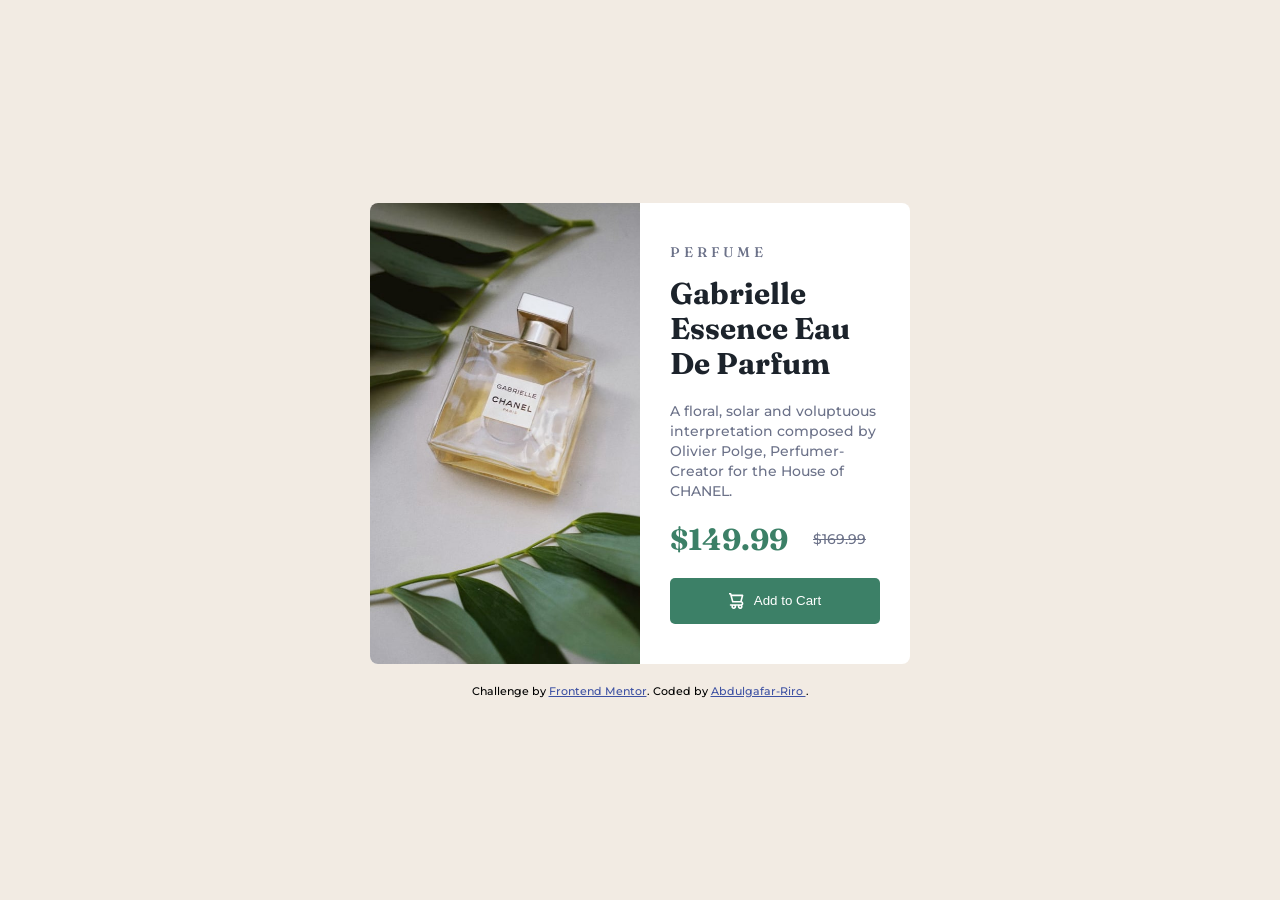
<file: product-preview-card-component-main/index.html>
<!DOCTYPE html>
<html lang="en">
<head>
  <meta charset="UTF-8">
  <meta name="viewport" content="width=device-width, initial-scale=1.0">
  <meta name="description" content="A floral, solar, and voluptuous perfume by CHANEL.">
  <meta name="keywords" content="perfume, CHANEL, Gabrielle Essence, Eau De Parfum">

  <link rel="icon" type="image/png" sizes="32x32" href="./images/favicon-32x32.png">
  
  <title>Frontend Mentor | Product preview card component</title>

  <link rel="preconnect" href="https://fonts.googleapis.com">
  <link rel="preconnect" href="https://fonts.gstatic.com" crossorigin>
  <link href="https://fonts.googleapis.com/css2?family=Montserrat:wght@500;700&family=Fraunces:wght@700&display=swap" rel="stylesheet">

  <link rel="stylesheet" href="styles.css">
</head>
<body>
  <main class="product-container">
      <picture>
        <source class="product-image" media="(min-width: 35rem)" srcset="./images/image-product-desktop.jpg">
        <img class="product-image" src="./images/image-product-mobile.jpg" alt="Image of a product" loading="lazy">
      </picture>
    
    <section class="right-section">
      <p class="product">PERFUME</p>
      <h1 class="product-name">Gabrielle Essence Eau De Parfum</h1>
      <p class="about-product">
        A floral, solar and voluptuous interpretation composed by Olivier Polge, 
  Perfumer-Creator for the House of CHANEL.
      </p>
      <section class="product-cost">
        <h2 class="selling-price">$149.99</h2>
        <p class="marked-price">$169.99</p>
      </section>
      <button type="button">
        <img src="./images/icon-cart.svg" alt="image of a cart">
        Add to Cart
      </button>
    </section>
  </main>

  <footer class="attribution">
    Challenge by <a href="https://www.frontendmentor.io?ref=challenge" target="_blank">Frontend Mentor</a>. 
    Coded by <a href="https://www.frontendmentor.io/profile/Abdulgafar-Riro"> Abdulgafar-Riro </a>.
  </footer>
</body>
</html>
</file>
<file: product-preview-card-component-main/styles.css>
:root {
  --Dark-cyan: hsl(158, 36%, 37%);
  --Cream: hsl(30, 38%, 92%);
  --Very-dark-blue: hsl(212, 21%, 14%);
  --Dark-grayish-blue: hsl(228, 12%, 48%);
  --White: hsl(0, 0%, 100%);
}

*, ::before, ::after {
  padding: 0;
  margin: 0;
  box-sizing: border-box;
}

html {
  font-size: 62.5%;
}

body {
  font-family: "Montserrat", sans-serif;
  background-color: var(--Cream);
  font-size: 1.5rem;
  font-weight: 500;
  height: 100vh;
  display: flex;
  flex-direction: column;
  justify-content: center;
  align-items: center;
}

.product-image {
  width: 100%;
  object-fit: cover;
  border-top-left-radius: 0.8rem;
  border-top-right-radius: 0.8rem;
}

.product-container {
  display: flex;
  flex-direction: column;
  justify-content: center;
  align-items: center;
  width: 30rem;
  margin-bottom: 2rem;
  background-color: var(--White);
  border-radius: 0.8rem;
  font-weight: 500;
  font-size: 1.4rem;
  color: var(--Dark-grayish-blue);
}

.right-section {
  padding: 2.2rem;
}

.product {
  font-family: "Fraunces", serif;
  color: var(--Dark-grayish-blue);
  letter-spacing: 0.4rem;
}

.product-name {
  font-family: "Fraunces", serif;
  font-size: 3rem;
  font-weight: 700;
  line-height: 3.5rem;
  margin: 1.5rem 0;
  color: var(--Very-dark-blue);
}

.about-product {
  margin: 2rem 0;
  line-height: 2rem;
}

.product-cost {
  display: flex;
  align-items: center;
  margin: 2rem 0;
}

.selling-price {
  font-size: 3rem;
  font-weight: 700;
  font-family: "Fraunces", serif;
  color: var(--Dark-cyan);
}

.marked-price {
  margin-left: 2.5rem;
  text-decoration: line-through;
}

button {
  margin: 2rem 0 0;
  padding: 1.5rem;
  width: 100%;
  background-color: var(--Dark-cyan);
  color: var(--White);
  border: none;
  border-radius: 0.5rem;
  display: flex;
  align-items: center;
  justify-content: center;
  gap: 1rem;
}

button:hover {
  background-color: var(--Very-dark-blue);
  cursor: pointer;
}

.attribution {
  font-size: 11px;
  text-align: center;
}

.attribution a {
  color: hsl(228, 45%, 44%);
}

@media (min-width: 35rem) {
  .product-container {
    display: grid;
    grid-template-columns: 1fr 1fr;
    align-items: stretch;
    width: 54rem;
  }
  .product-image {
    height: 100%;
    width: 100%;
    object-fit: cover;
    border-top-left-radius: 0.8rem;
    border-top-right-radius: 0;
    border-bottom-left-radius: 0.8rem;
  }
  .right-section {
    padding: 4rem 3rem;
    border-top-right-radius: 0.8rem;
    border-bottom-right-radius: 0.8rem;
  }
}

/*# sourceMappingURL=styles.css.map */
</file>
